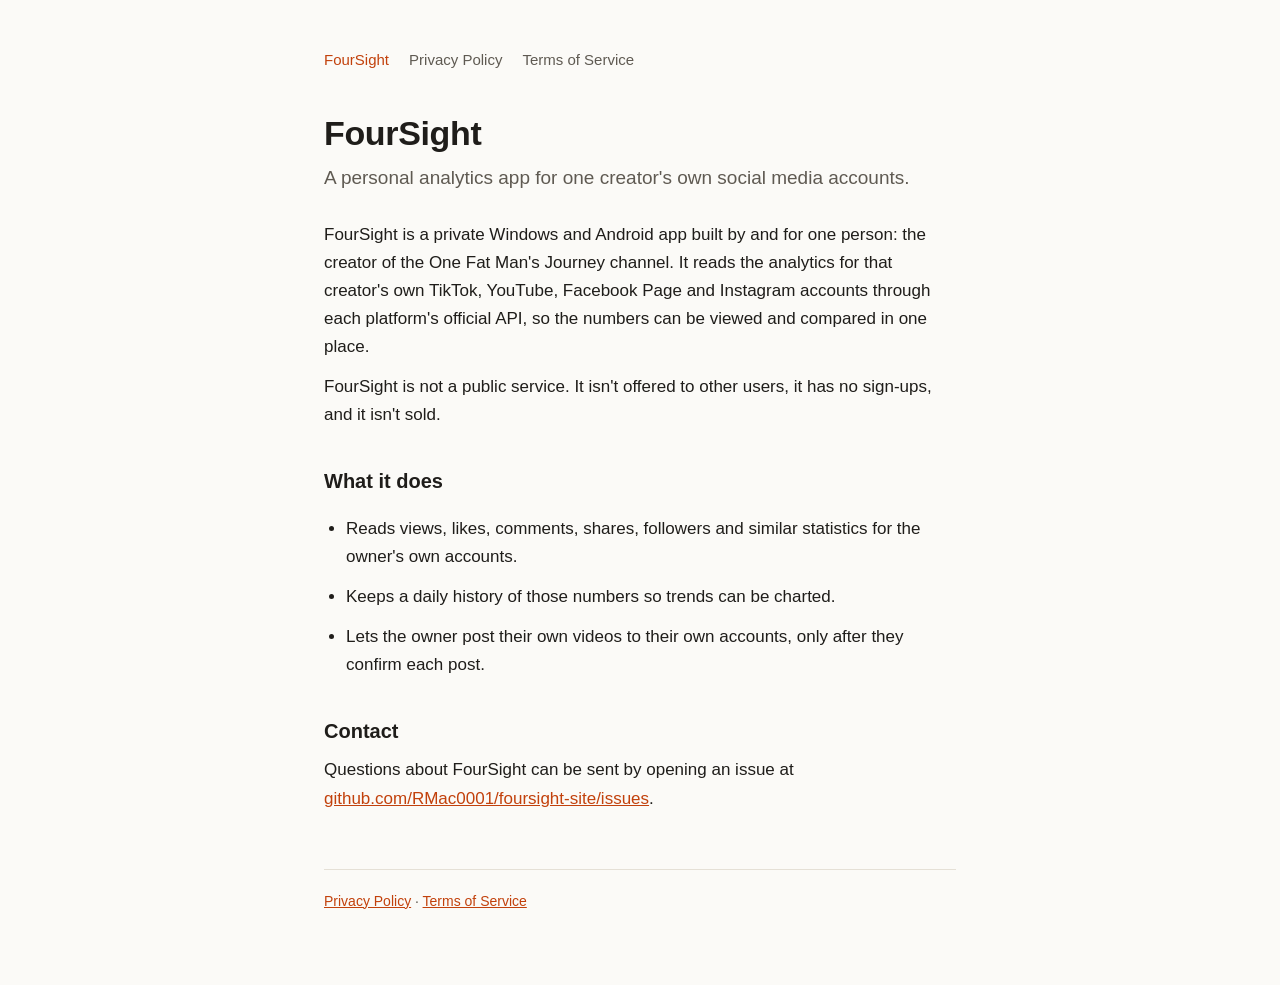
<file: index.html>
<!DOCTYPE html>
<html lang="en">
<head>
  <meta charset="utf-8">
  <meta name="viewport" content="width=device-width, initial-scale=1">
  <title>FourSight</title>
  <meta name="description" content="FourSight is a personal analytics app for one creator's own social media accounts.">
  <link rel="stylesheet" href="style.css">
</head>
<body>
<main>
  <nav>
    <a href="./" aria-current="page">FourSight</a>
    <a href="privacy.html">Privacy Policy</a>
    <a href="terms.html">Terms of Service</a>
  </nav>

  <h1>FourSight</h1>
  <p class="lede">A personal analytics app for one creator's own social media accounts.</p>

  <p>FourSight is a private Windows and Android app built by and for one person: the creator of the One Fat Man's Journey channel. It reads the analytics for that creator's own TikTok, YouTube, Facebook Page and Instagram accounts through each platform's official API, so the numbers can be viewed and compared in one place.</p>

  <p>FourSight is not a public service. It isn't offered to other users, it has no sign-ups, and it isn't sold.</p>

  <h2>What it does</h2>
  <ul>
    <li>Reads views, likes, comments, shares, followers and similar statistics for the owner's own accounts.</li>
    <li>Keeps a daily history of those numbers so trends can be charted.</li>
    <li>Lets the owner post their own videos to their own accounts, only after they confirm each post.</li>
  </ul>

  <h2>Contact</h2>
  <p>Questions about FourSight can be sent by opening an issue at <a href="https://github.com/RMac0001/foursight-site/issues">github.com/RMac0001/foursight-site/issues</a>.</p>

  <footer>
    <a href="privacy.html">Privacy Policy</a> · <a href="terms.html">Terms of Service</a>
  </footer>
</main>
</body>
</html>
</file>
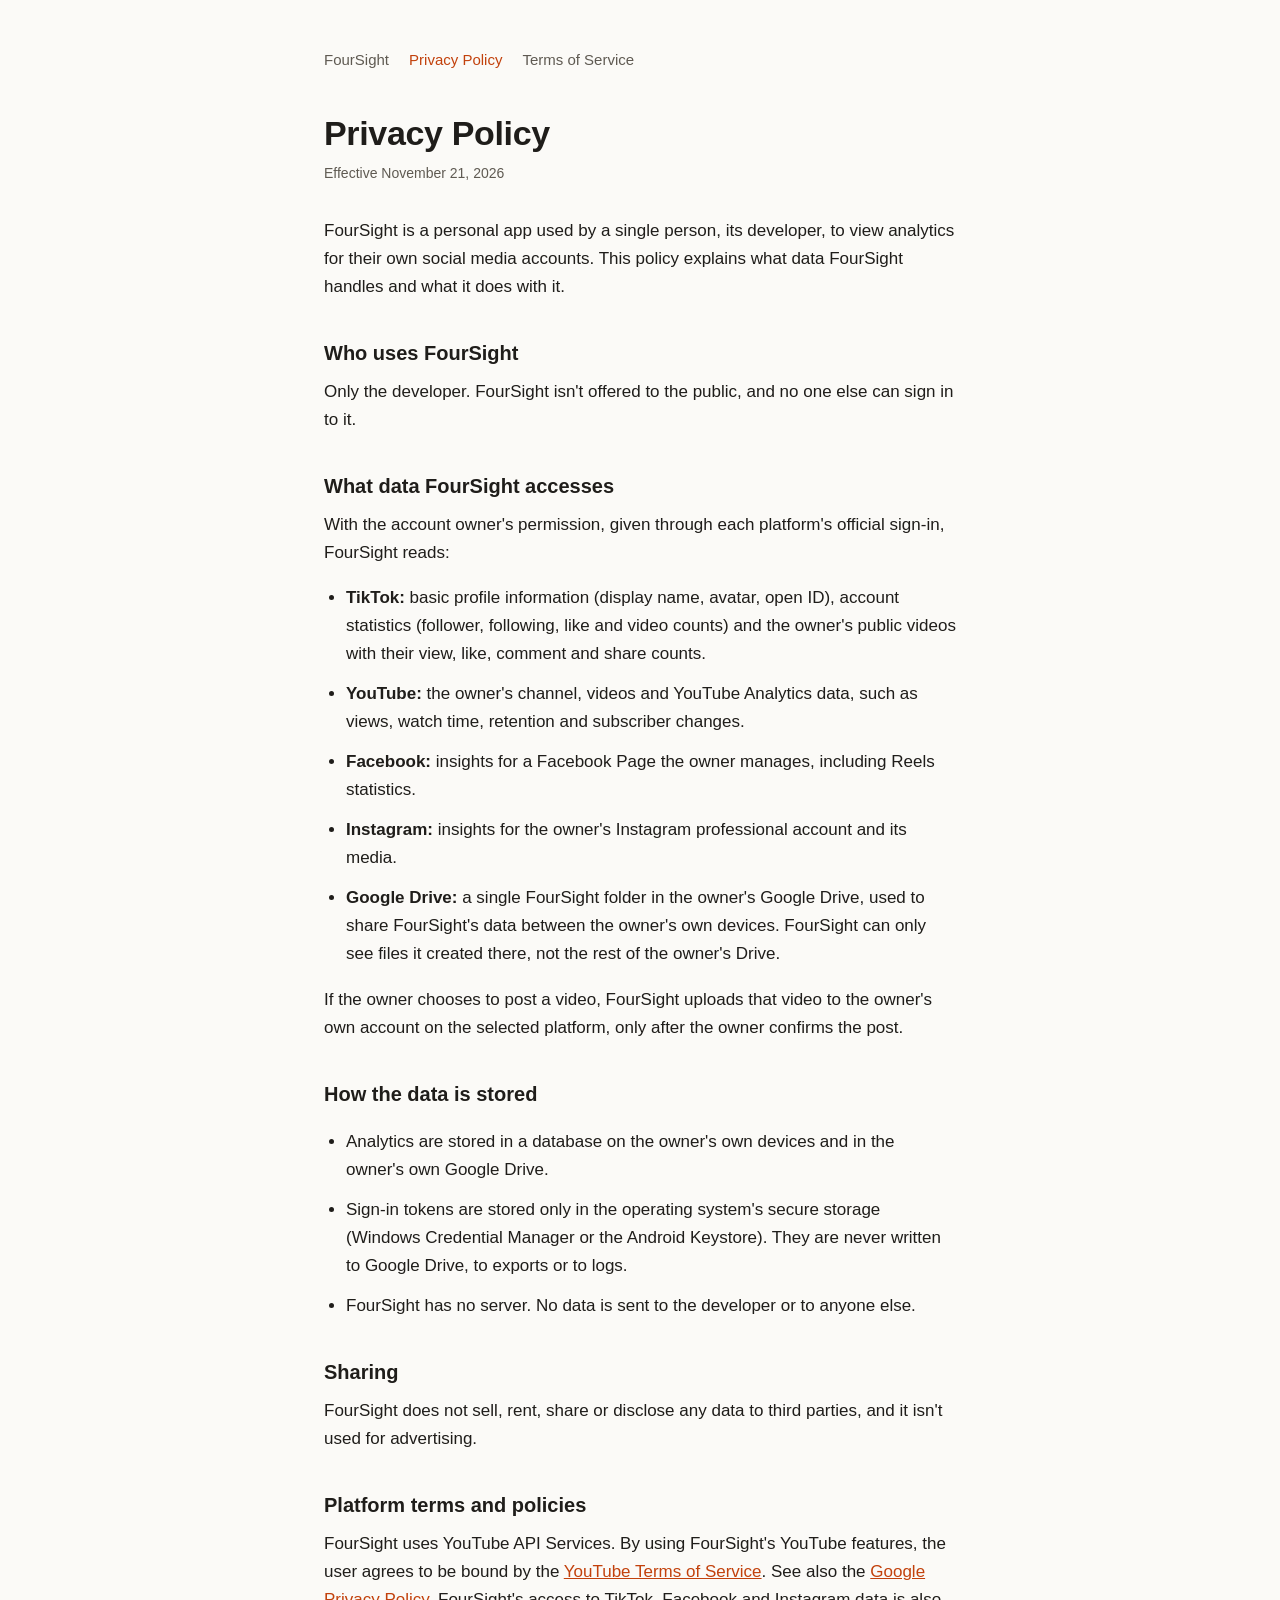
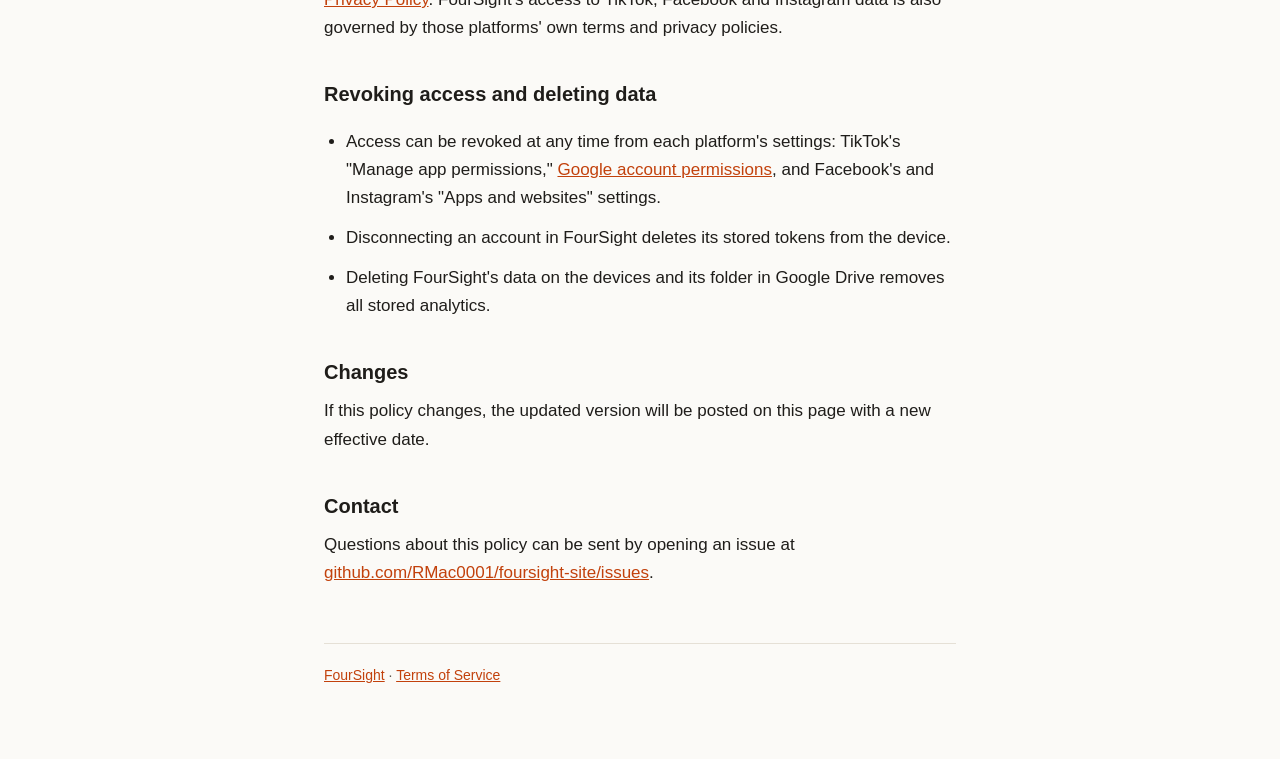
<file: privacy.html>
<!DOCTYPE html>
<html lang="en">
<head>
  <meta charset="utf-8">
  <meta name="viewport" content="width=device-width, initial-scale=1">
  <title>Privacy Policy · FourSight</title>
  <link rel="stylesheet" href="style.css">
</head>
<body>
<main>
  <nav>
    <a href="./">FourSight</a>
    <a href="privacy.html" aria-current="page">Privacy Policy</a>
    <a href="terms.html">Terms of Service</a>
  </nav>

  <h1>Privacy Policy</h1>
  <p class="meta">Effective November 21, 2026</p>

  <p>FourSight is a personal app used by a single person, its developer, to view analytics for their own social media accounts. This policy explains what data FourSight handles and what it does with it.</p>

  <h2>Who uses FourSight</h2>
  <p>Only the developer. FourSight isn't offered to the public, and no one else can sign in to it.</p>

  <h2>What data FourSight accesses</h2>
  <p>With the account owner's permission, given through each platform's official sign-in, FourSight reads:</p>
  <ul>
    <li><strong>TikTok:</strong> basic profile information (display name, avatar, open ID), account statistics (follower, following, like and video counts) and the owner's public videos with their view, like, comment and share counts.</li>
    <li><strong>YouTube:</strong> the owner's channel, videos and YouTube Analytics data, such as views, watch time, retention and subscriber changes.</li>
    <li><strong>Facebook:</strong> insights for a Facebook Page the owner manages, including Reels statistics.</li>
    <li><strong>Instagram:</strong> insights for the owner's Instagram professional account and its media.</li>
    <li><strong>Google Drive:</strong> a single FourSight folder in the owner's Google Drive, used to share FourSight's data between the owner's own devices. FourSight can only see files it created there, not the rest of the owner's Drive.</li>
  </ul>
  <p>If the owner chooses to post a video, FourSight uploads that video to the owner's own account on the selected platform, only after the owner confirms the post.</p>

  <h2>How the data is stored</h2>
  <ul>
    <li>Analytics are stored in a database on the owner's own devices and in the owner's own Google Drive.</li>
    <li>Sign-in tokens are stored only in the operating system's secure storage (Windows Credential Manager or the Android Keystore). They are never written to Google Drive, to exports or to logs.</li>
    <li>FourSight has no server. No data is sent to the developer or to anyone else.</li>
  </ul>

  <h2>Sharing</h2>
  <p>FourSight does not sell, rent, share or disclose any data to third parties, and it isn't used for advertising.</p>

  <h2>Platform terms and policies</h2>
  <p>FourSight uses YouTube API Services. By using FourSight's YouTube features, the user agrees to be bound by the <a href="https://www.youtube.com/t/terms">YouTube Terms of Service</a>. See also the <a href="https://policies.google.com/privacy">Google Privacy Policy</a>. FourSight's access to TikTok, Facebook and Instagram data is also governed by those platforms' own terms and privacy policies.</p>

  <h2>Revoking access and deleting data</h2>
  <ul>
    <li>Access can be revoked at any time from each platform's settings: TikTok's "Manage app permissions," <a href="https://myaccount.google.com/permissions">Google account permissions</a>, and Facebook's and Instagram's "Apps and websites" settings.</li>
    <li>Disconnecting an account in FourSight deletes its stored tokens from the device.</li>
    <li>Deleting FourSight's data on the devices and its folder in Google Drive removes all stored analytics.</li>
  </ul>

  <h2>Changes</h2>
  <p>If this policy changes, the updated version will be posted on this page with a new effective date.</p>

  <h2>Contact</h2>
  <p>Questions about this policy can be sent by opening an issue at <a href="https://github.com/RMac0001/foursight-site/issues">github.com/RMac0001/foursight-site/issues</a>.</p>

  <footer>
    <a href="./">FourSight</a> · <a href="terms.html">Terms of Service</a>
  </footer>
</main>
</body>
</html>
</file>
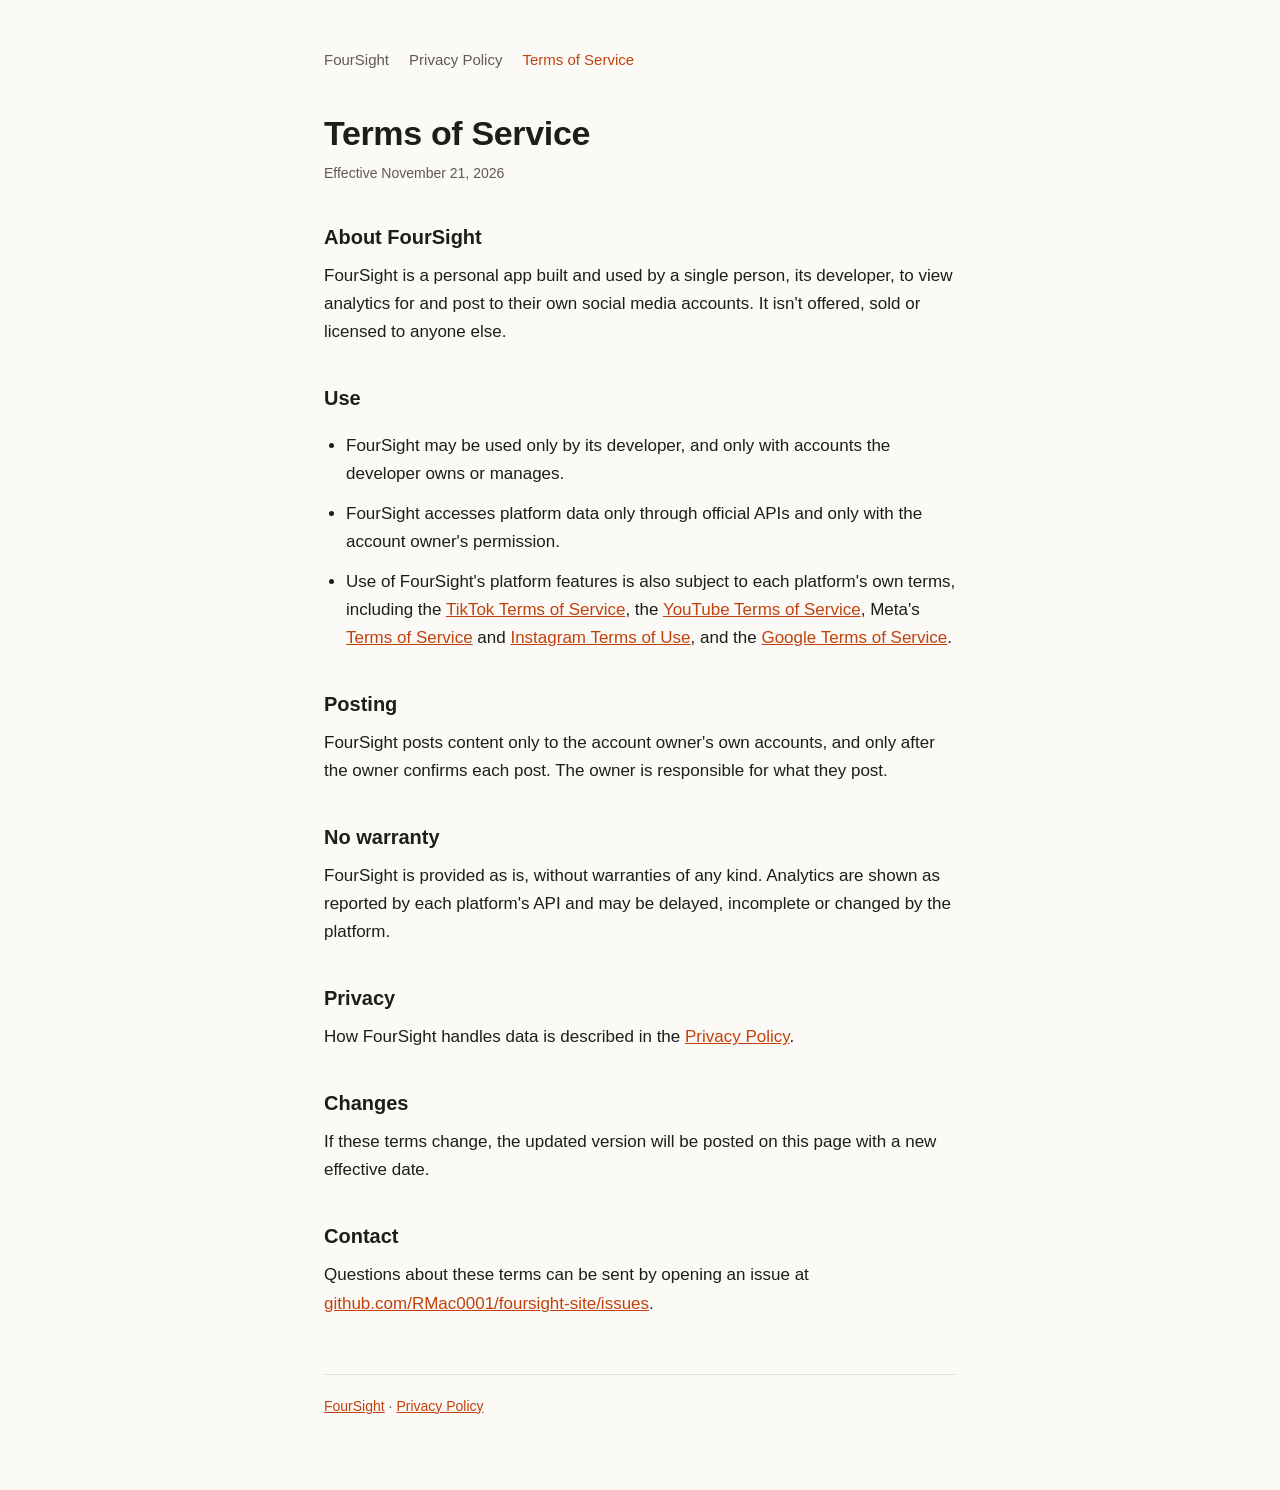
<file: terms.html>
<!DOCTYPE html>
<html lang="en">
<head>
  <meta charset="utf-8">
  <meta name="viewport" content="width=device-width, initial-scale=1">
  <title>Terms of Service · FourSight</title>
  <link rel="stylesheet" href="style.css">
</head>
<body>
<main>
  <nav>
    <a href="./">FourSight</a>
    <a href="privacy.html">Privacy Policy</a>
    <a href="terms.html" aria-current="page">Terms of Service</a>
  </nav>

  <h1>Terms of Service</h1>
  <p class="meta">Effective November 21, 2026</p>

  <h2>About FourSight</h2>
  <p>FourSight is a personal app built and used by a single person, its developer, to view analytics for and post to their own social media accounts. It isn't offered, sold or licensed to anyone else.</p>

  <h2>Use</h2>
  <ul>
    <li>FourSight may be used only by its developer, and only with accounts the developer owns or manages.</li>
    <li>FourSight accesses platform data only through official APIs and only with the account owner's permission.</li>
    <li>Use of FourSight's platform features is also subject to each platform's own terms, including the <a href="https://www.tiktok.com/legal/terms-of-service">TikTok Terms of Service</a>, the <a href="https://www.youtube.com/t/terms">YouTube Terms of Service</a>, Meta's <a href="https://www.facebook.com/terms.php">Terms of Service</a> and <a href="https://help.instagram.com/581066165581870">Instagram Terms of Use</a>, and the <a href="https://policies.google.com/terms">Google Terms of Service</a>.</li>
  </ul>

  <h2>Posting</h2>
  <p>FourSight posts content only to the account owner's own accounts, and only after the owner confirms each post. The owner is responsible for what they post.</p>

  <h2>No warranty</h2>
  <p>FourSight is provided as is, without warranties of any kind. Analytics are shown as reported by each platform's API and may be delayed, incomplete or changed by the platform.</p>

  <h2>Privacy</h2>
  <p>How FourSight handles data is described in the <a href="privacy.html">Privacy Policy</a>.</p>

  <h2>Changes</h2>
  <p>If these terms change, the updated version will be posted on this page with a new effective date.</p>

  <h2>Contact</h2>
  <p>Questions about these terms can be sent by opening an issue at <a href="https://github.com/RMac0001/foursight-site/issues">github.com/RMac0001/foursight-site/issues</a>.</p>

  <footer>
    <a href="./">FourSight</a> · <a href="privacy.html">Privacy Policy</a>
  </footer>
</main>
</body>
</html>
</file>
<file: style.css>
:root {
  --bg: #fbfaf7;
  --text: #1f1d1a;
  --muted: #5f5a52;
  --accent: #c2410c;
  --rule: #e5e0d6;
}
@media (prefers-color-scheme: dark) {
  :root {
    --bg: #161514;
    --text: #ece8e1;
    --muted: #a8a197;
    --accent: #fb923c;
    --rule: #2e2b28;
  }
}
* { box-sizing: border-box; }
body {
  margin: 0;
  background: var(--bg);
  color: var(--text);
  font: 17px/1.65 -apple-system, BlinkMacSystemFont, "Segoe UI", Roboto, Helvetica, Arial, sans-serif;
}
main { max-width: 680px; margin: 0 auto; padding: 48px 24px 72px; }
nav { display: flex; gap: 20px; font-size: 15px; margin-bottom: 40px; }
nav a { color: var(--muted); text-decoration: none; }
nav a:hover, nav a[aria-current="page"] { color: var(--accent); }
h1 { font-size: 34px; line-height: 1.2; margin: 0 0 8px; letter-spacing: -0.01em; }
h2 { font-size: 20px; margin: 36px 0 8px; }
p, li { margin: 0 0 12px; }
ul { padding-left: 22px; }
a { color: var(--accent); }
.lede { font-size: 19px; color: var(--muted); margin-bottom: 28px; }
.meta { color: var(--muted); font-size: 14px; margin-bottom: 32px; }
footer { margin-top: 56px; padding-top: 20px; border-top: 1px solid var(--rule); color: var(--muted); font-size: 14px; }
</file>
